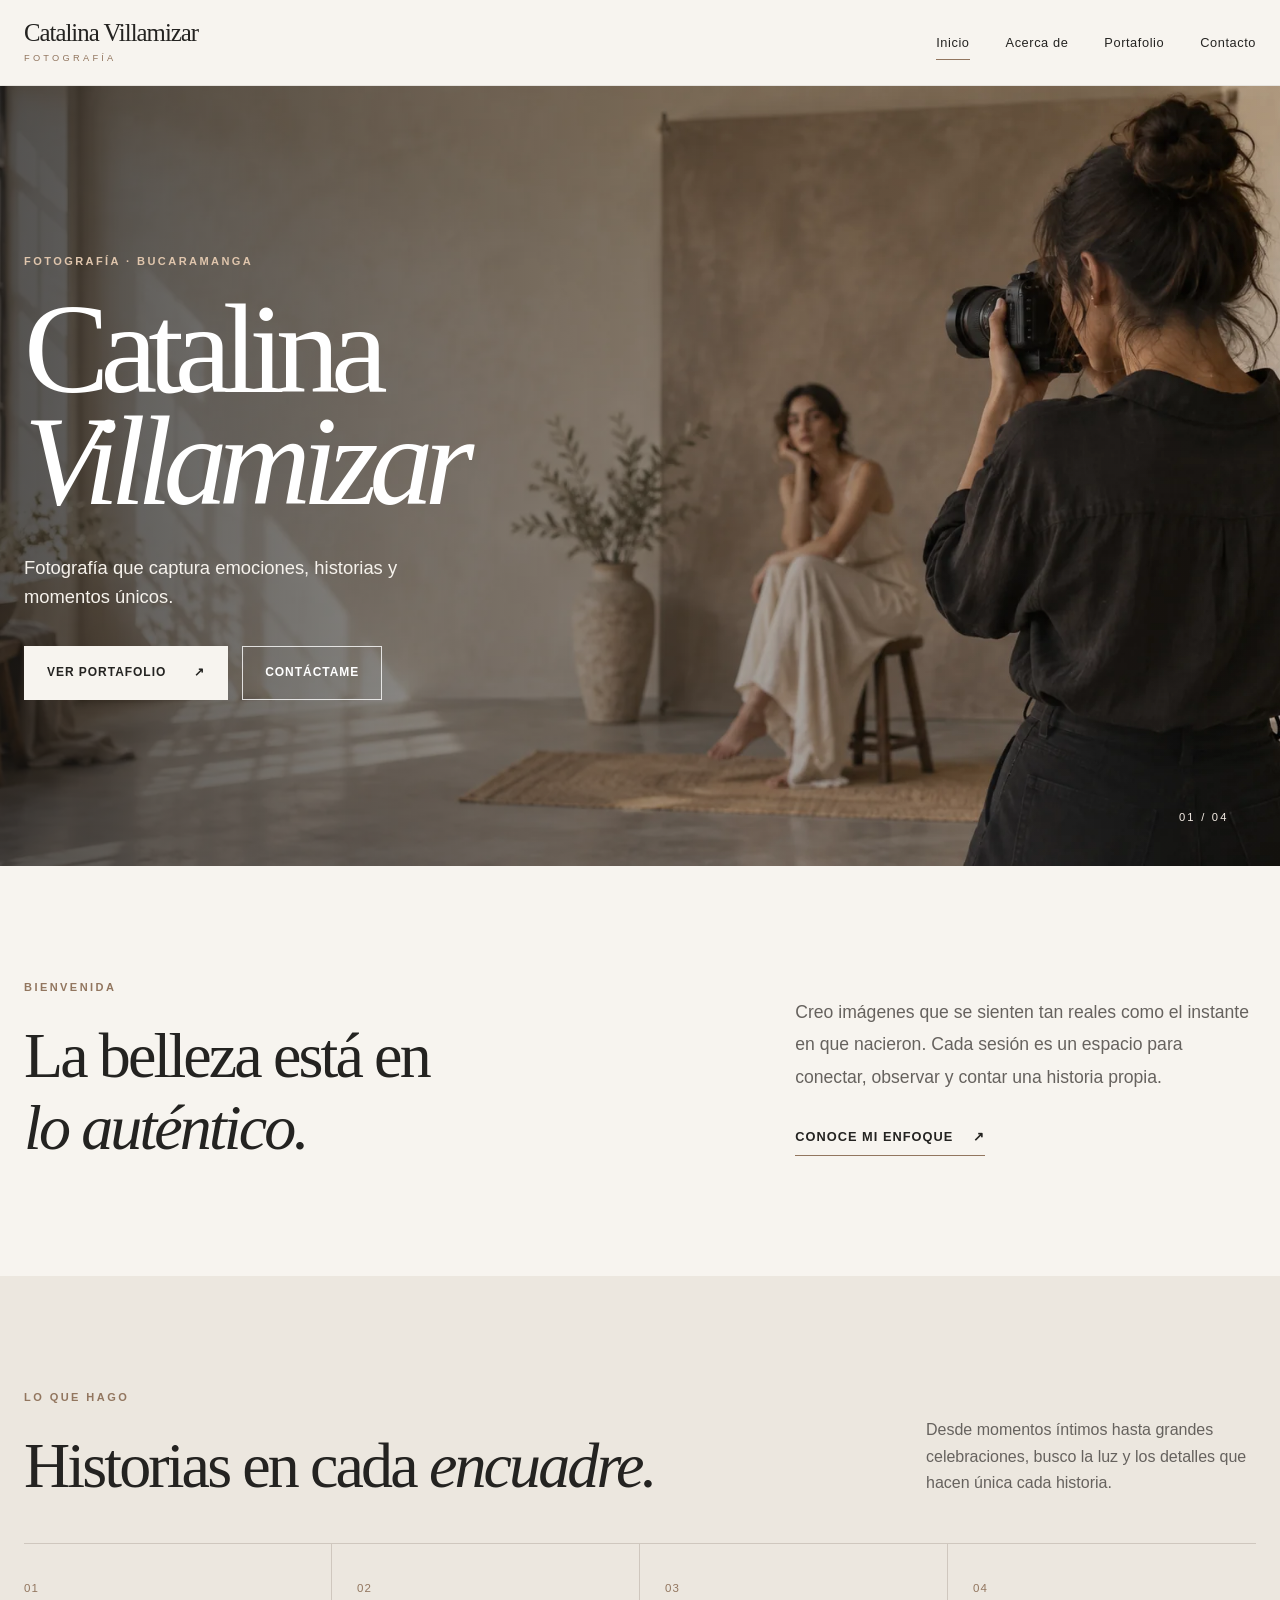
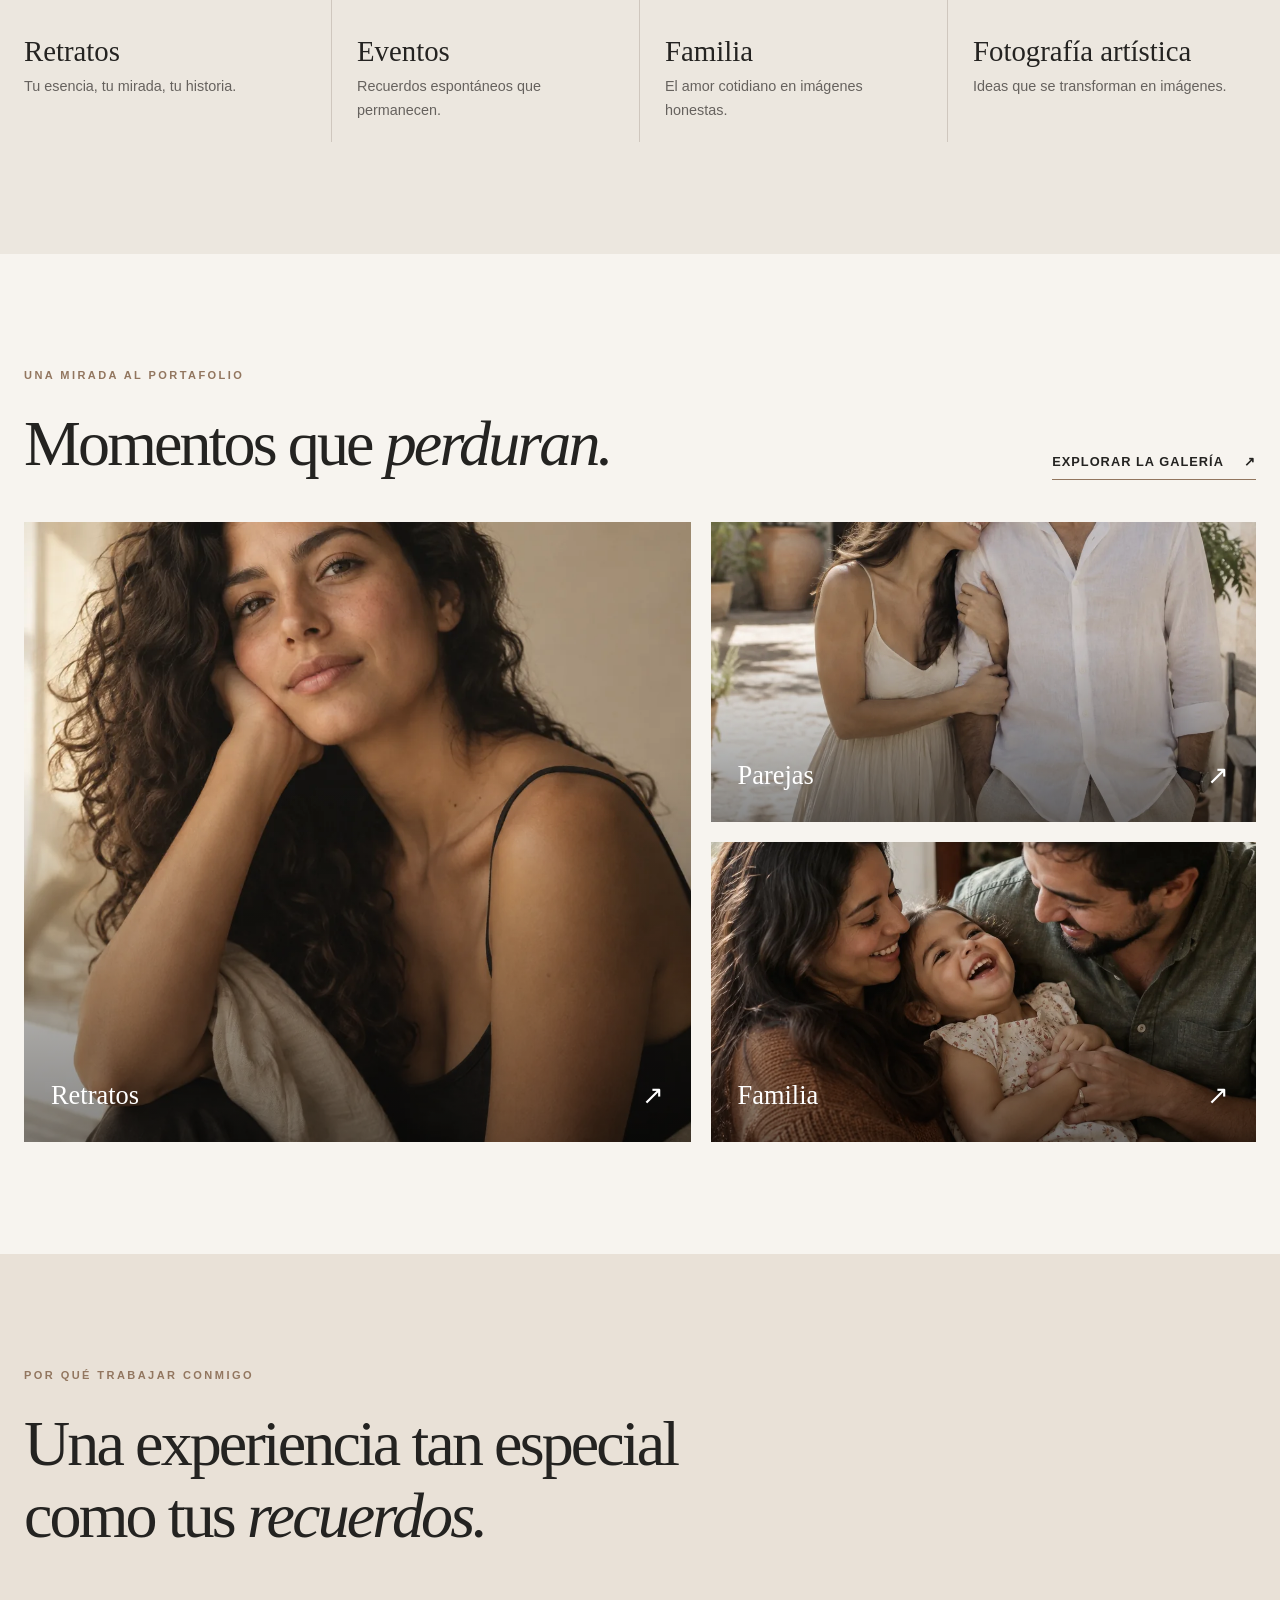
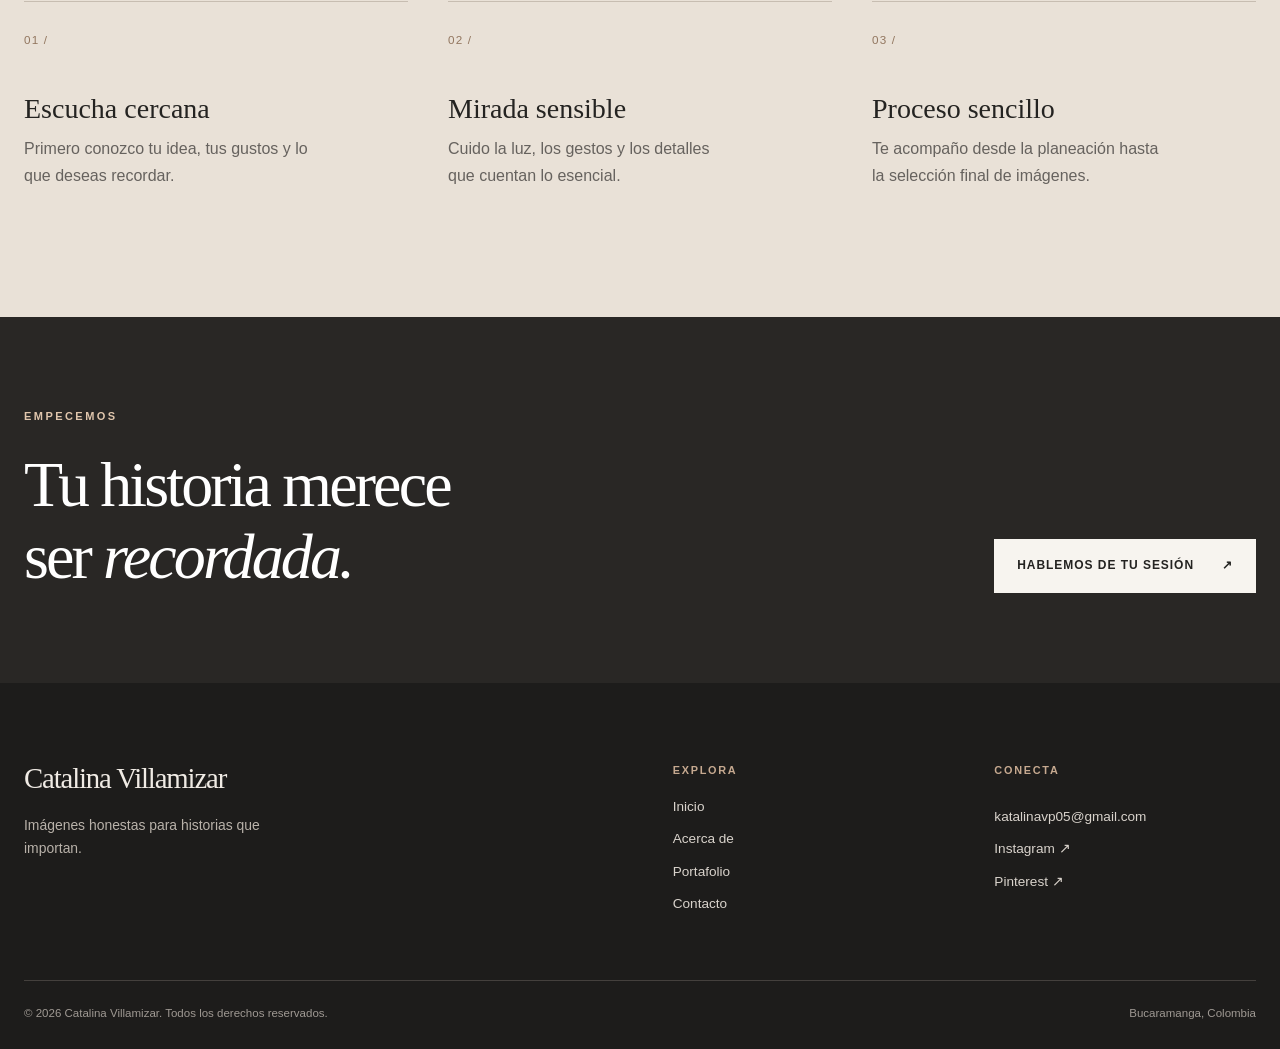
<file: index.html>
<!doctype html>
<html lang="es">
<head>
  <meta charset="utf-8">
  <meta name="viewport" content="width=device-width, initial-scale=1">
  <meta name="description" content="Catalina Villamizar: fotografía de retratos, eventos, familias y proyectos creativos en Bucaramanga. Historias reales en imágenes memorables.">
  <meta name="theme-color" content="#f7f4ef">
  <title>Catalina Villamizar | Fotografía con alma en Bucaramanga</title>
  <link rel="stylesheet" href="css/styles.css">
  <script src="js/main.js" defer></script>
</head>
<body>
  <a class="skip-link" href="#contenido">Saltar al contenido</a>
  <header class="site-header">
    <div class="container header-inner">
      <a class="brand" href="index.html" aria-label="Catalina Villamizar, ir al inicio"><span class="brand-name">Catalina Villamizar</span><span class="brand-note">FOTOGRAFÍA</span></a>
      <button class="menu-toggle" type="button" aria-label="Abrir menú" aria-controls="site-nav" aria-expanded="false"><span></span><span></span><span></span></button>
      <nav class="site-nav" id="site-nav" aria-label="Navegación principal"><a class="active" aria-current="page" href="index.html">Inicio</a><a href="acerca.html">Acerca de</a><a href="portafolio.html">Portafolio</a><a href="contacto.html">Contacto</a></nav>
    </div>
  </header>
  <main id="contenido">
    <section class="hero" aria-labelledby="hero-title">
      <img class="hero-image" src="images/hero.webp" alt="Fotógrafa preparando una sesión de retrato en un estudio cálido" fetchpriority="high">
      <div class="hero-shade"></div>
      <div class="container hero-content"><p class="eyebrow light">FOTOGRAFÍA · BUCARAMANGA</p><h1 id="hero-title">Catalina<br><em>Villamizar</em></h1><p>Fotografía que captura emociones, historias y momentos únicos.</p><div class="button-row"><a class="button button-light" href="portafolio.html">Ver portafolio <span aria-hidden="true">↗</span></a><a class="button button-outline-light" href="contacto.html">Contáctame</a></div></div>
      <span class="hero-index" aria-hidden="true">01 / 04</span>
    </section>
    <section class="section intro-section"><div class="container intro-grid"><div><p class="eyebrow">BIENVENIDA</p><h2>La belleza está en<br><em>lo auténtico.</em></h2></div><div class="intro-copy"><p>Creo imágenes que se sienten tan reales como el instante en que nacieron. Cada sesión es un espacio para conectar, observar y contar una historia propia.</p><a class="text-link" href="acerca.html">Conoce mi enfoque <span aria-hidden="true">↗</span></a></div></div></section>
    <section class="section services-section"><div class="container"><div class="section-heading"><div><p class="eyebrow">LO QUE HAGO</p><h2>Historias en cada <em>encuadre.</em></h2></div><p>Desde momentos íntimos hasta grandes celebraciones, busco la luz y los detalles que hacen única cada historia.</p></div><div class="service-grid"><article class="service-card"><span>01</span><h3>Retratos</h3><p>Tu esencia, tu mirada, tu historia.</p></article><article class="service-card"><span>02</span><h3>Eventos</h3><p>Recuerdos espontáneos que permanecen.</p></article><article class="service-card"><span>03</span><h3>Familia</h3><p>El amor cotidiano en imágenes honestas.</p></article><article class="service-card"><span>04</span><h3>Fotografía artística</h3><p>Ideas que se transforman en imágenes.</p></article></div></div></section>
    <section class="section featured-section"><div class="container"><div class="section-heading align-end"><div><p class="eyebrow">UNA MIRADA AL PORTAFOLIO</p><h2>Momentos que <em>perduran.</em></h2></div><a class="text-link" href="portafolio.html">Explorar la galería <span aria-hidden="true">↗</span></a></div><div class="featured-grid"><a class="photo-card photo-card-tall" href="portafolio.html#retratos"><img src="images/retratos.webp" alt="Retrato editorial de una mujer bajo luz natural" loading="lazy"><span>Retratos <b aria-hidden="true">↗</b></span></a><a class="photo-card" href="portafolio.html#parejas"><img src="images/parejas.webp" alt="Pareja caminando junta en un patio iluminado" loading="lazy"><span>Parejas <b aria-hidden="true">↗</b></span></a><a class="photo-card" href="portafolio.html#familia"><img src="images/familia.webp" alt="Familia compartiendo un momento cercano en casa" loading="lazy"><span>Familia <b aria-hidden="true">↗</b></span></a></div></div></section>
    <section class="section why-section"><div class="container"><p class="eyebrow">POR QUÉ TRABAJAR CONMIGO</p><h2>Una experiencia tan especial<br>como tus <em>recuerdos.</em></h2><div class="why-grid"><article><span class="why-number">01 /</span><h3>Escucha cercana</h3><p>Primero conozco tu idea, tus gustos y lo que deseas recordar.</p></article><article><span class="why-number">02 /</span><h3>Mirada sensible</h3><p>Cuido la luz, los gestos y los detalles que cuentan lo esencial.</p></article><article><span class="why-number">03 /</span><h3>Proceso sencillo</h3><p>Te acompaño desde la planeación hasta la selección final de imágenes.</p></article></div></div></section>
    <section class="cta-section"><div class="container cta-inner"><div><p class="eyebrow light">EMPECEMOS</p><h2>Tu historia merece<br>ser <em>recordada.</em></h2></div><a class="button button-light" href="contacto.html">Hablemos de tu sesión <span aria-hidden="true">↗</span></a></div></section>
  </main>
  <footer class="site-footer"><div class="container footer-top"><div><a class="footer-brand" href="index.html">Catalina Villamizar</a><p>Imágenes honestas para historias que importan.</p></div><div><h2>Explora</h2><nav aria-label="Navegación del pie de página"><a href="index.html">Inicio</a><a href="acerca.html">Acerca de</a><a href="portafolio.html">Portafolio</a><a href="contacto.html">Contacto</a></nav></div><div><h2>Conecta</h2><a href="mailto:katalinavp05@gmail.com">katalinavp05@gmail.com</a><a href="https://www.instagram.com/catalinavillamizarfotografia/" target="_blank" rel="noopener noreferrer" aria-label="Instagram de Catalina Villamizar Fotografía">Instagram ↗</a><a href="https://www.pinterest.com/" target="_blank" rel="noopener noreferrer" aria-label="Pinterest (enlace de demostración)">Pinterest ↗</a></div></div><div class="container footer-bottom"><small>© 2026 Catalina Villamizar. Todos los derechos reservados.</small><small>Bucaramanga, Colombia</small></div></footer>
</body>
</html>
</file>
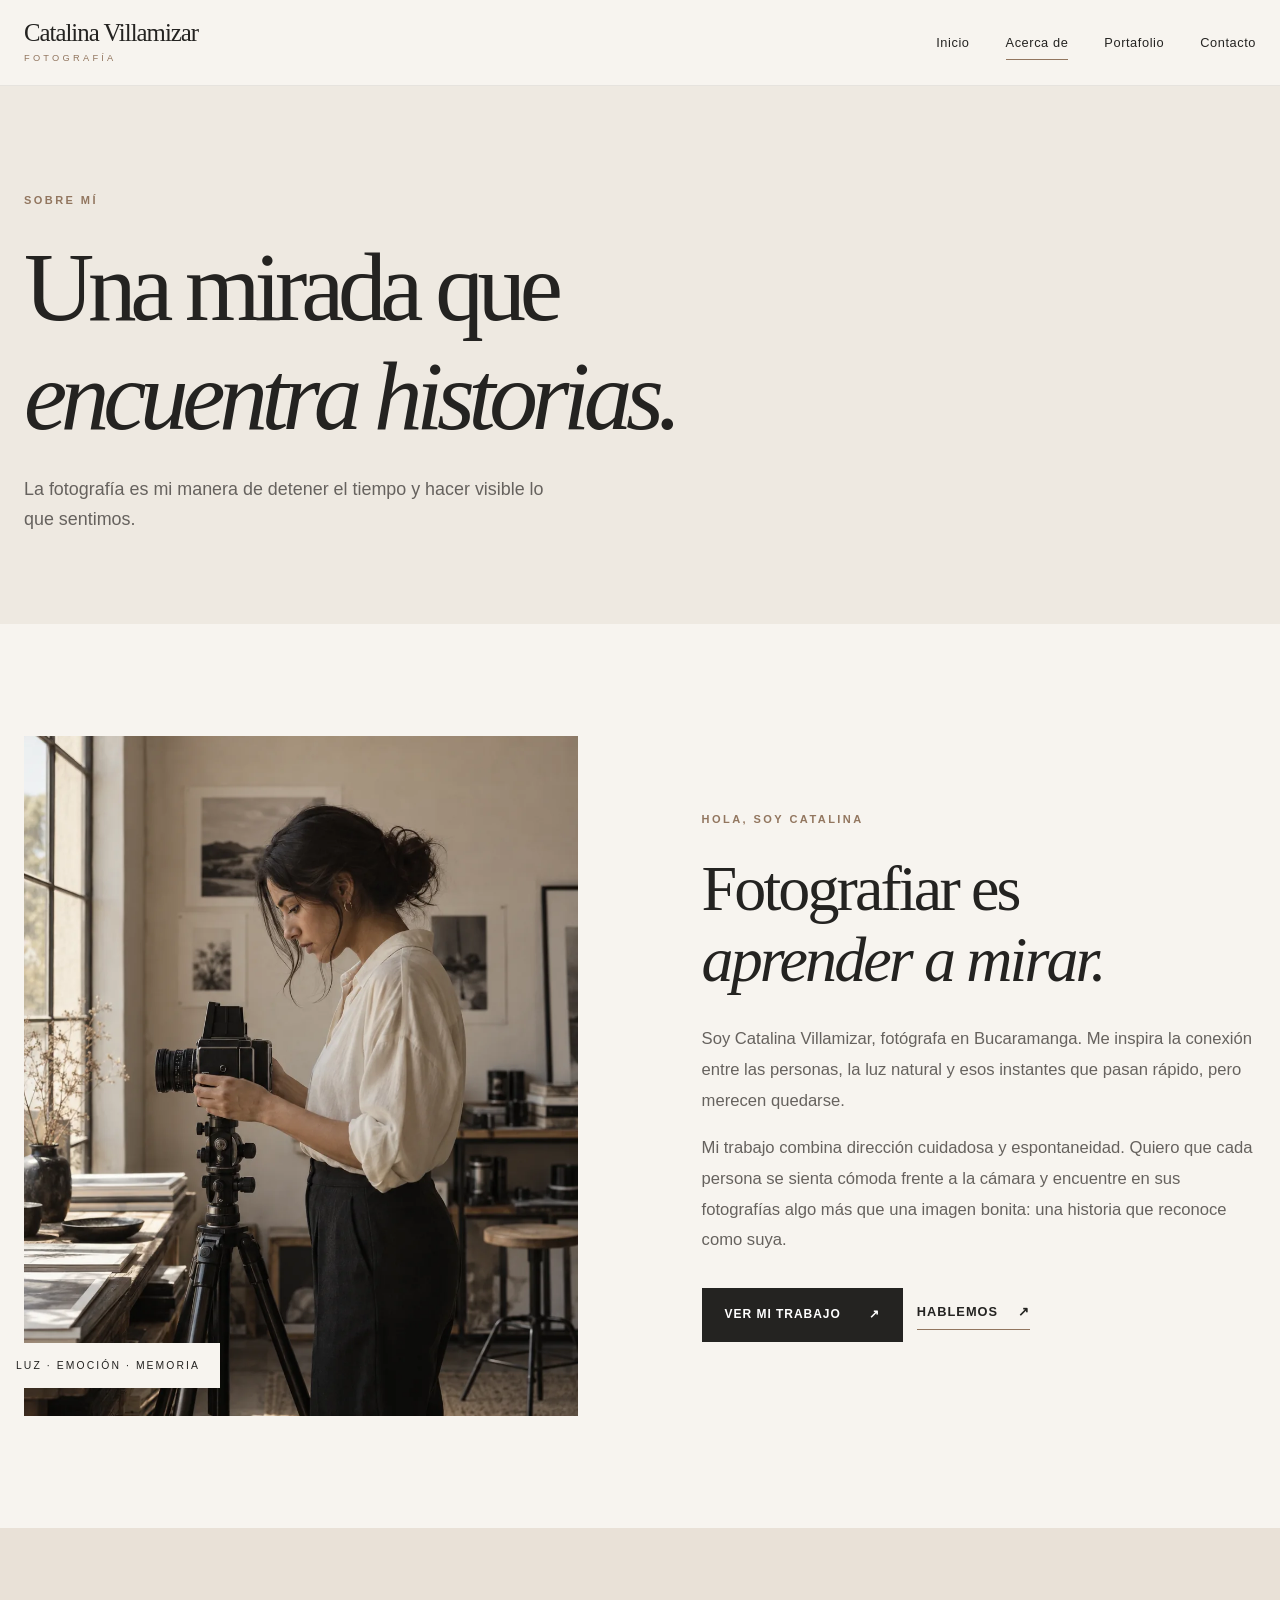
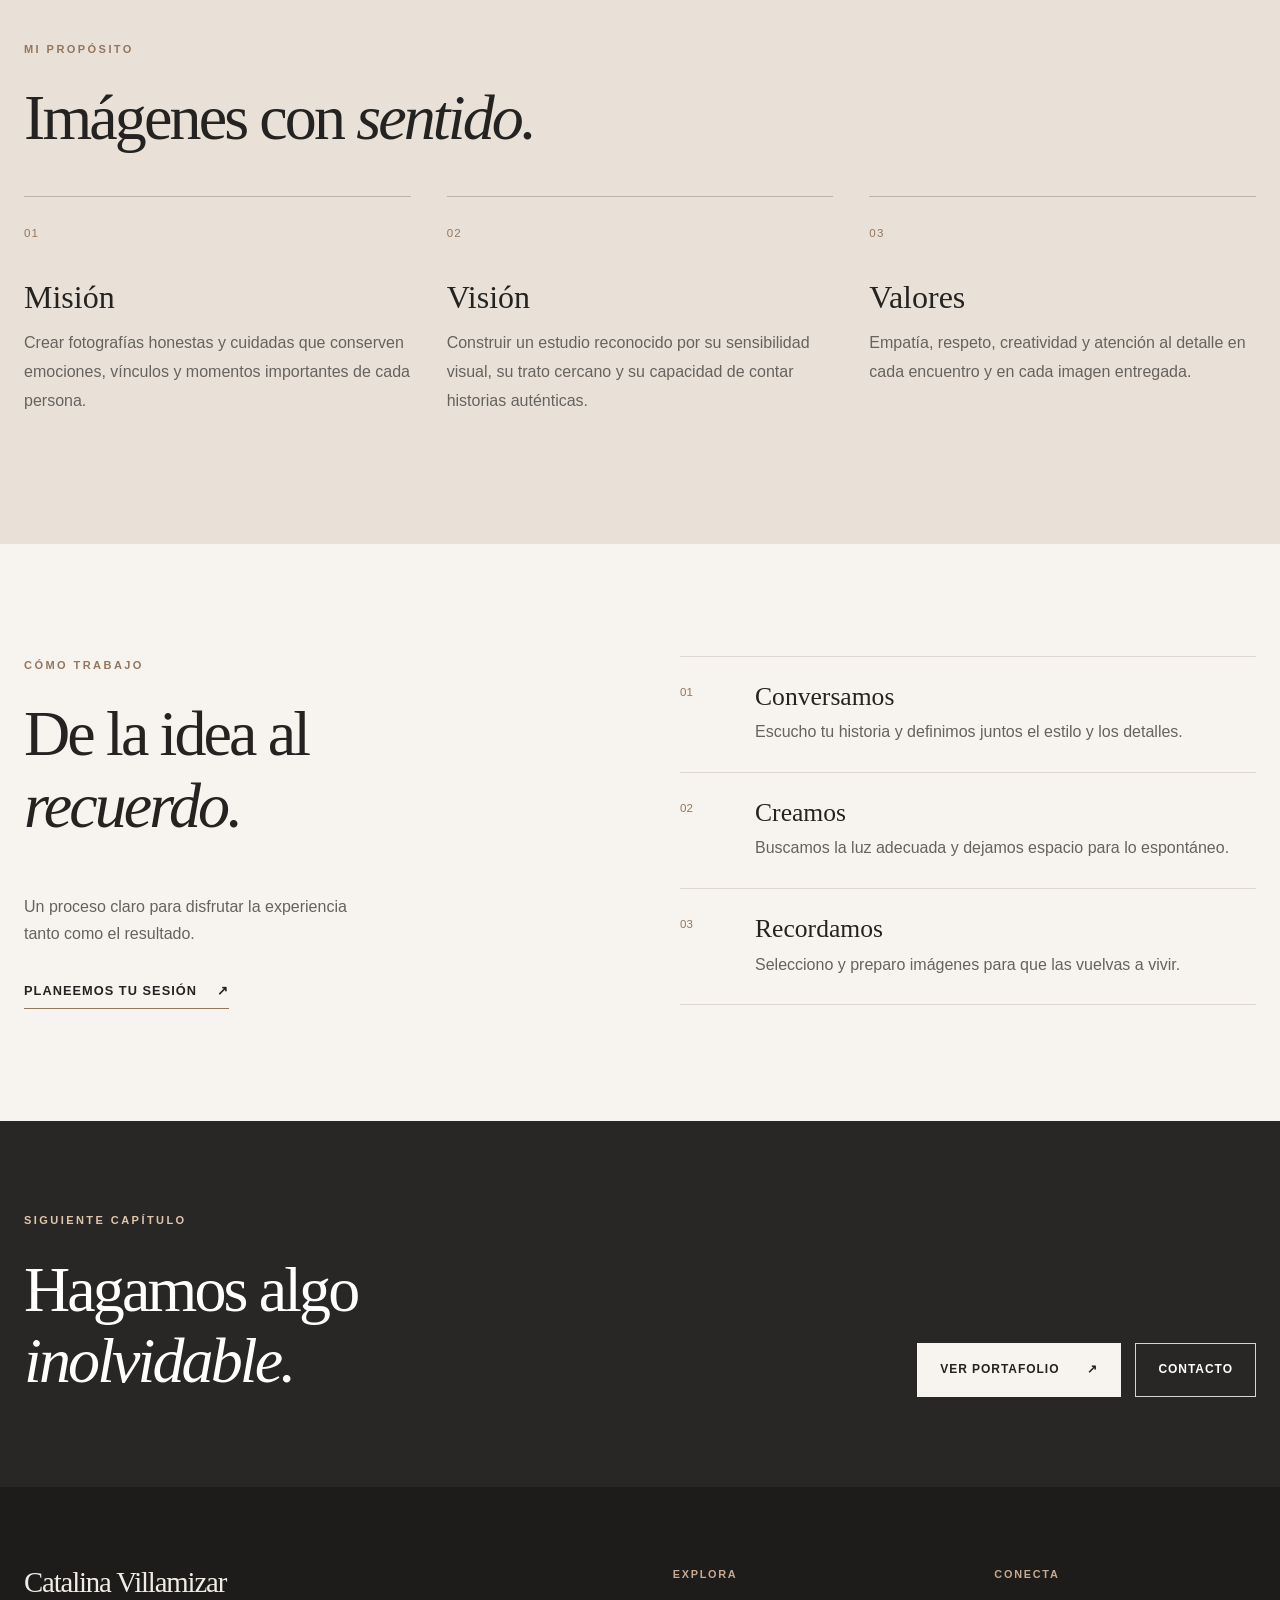
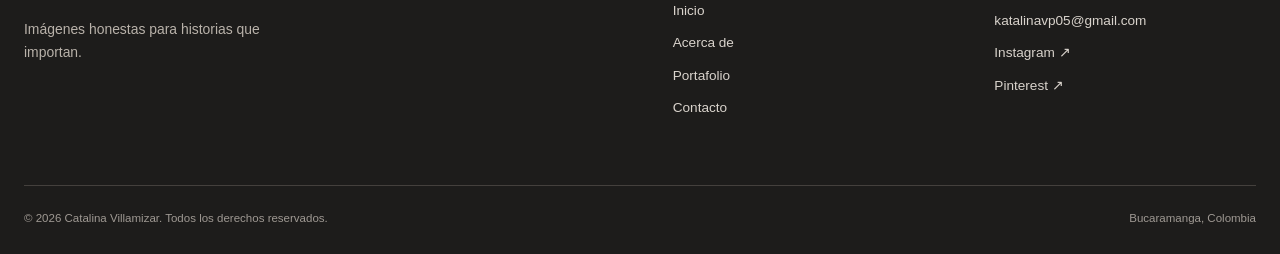
<file: acerca.html>
<!doctype html>
<html lang="es">
<head><meta charset="utf-8"><meta name="viewport" content="width=device-width, initial-scale=1"><meta name="description" content="Conoce a Catalina Villamizar, su enfoque sensible de la fotografía y la forma en que crea imágenes auténticas en Bucaramanga."><meta name="theme-color" content="#f7f4ef"><title>Acerca de Catalina Villamizar | Fotógrafa</title><link rel="stylesheet" href="css/styles.css"><script src="js/main.js" defer></script></head>
<body>
<a class="skip-link" href="#contenido">Saltar al contenido</a><header class="site-header"><div class="container header-inner"><a class="brand" href="index.html" aria-label="Catalina Villamizar, ir al inicio"><span class="brand-name">Catalina Villamizar</span><span class="brand-note">FOTOGRAFÍA</span></a><button class="menu-toggle" type="button" aria-label="Abrir menú" aria-controls="site-nav" aria-expanded="false"><span></span><span></span><span></span></button><nav class="site-nav" id="site-nav" aria-label="Navegación principal"><a href="index.html">Inicio</a><a class="active" aria-current="page" href="acerca.html">Acerca de</a><a href="portafolio.html">Portafolio</a><a href="contacto.html">Contacto</a></nav></div></header>
<main id="contenido"><section class="page-intro"><div class="container"><p class="eyebrow">SOBRE MÍ</p><h1>Una mirada que<br><em>encuentra historias.</em></h1><p>La fotografía es mi manera de detener el tiempo y hacer visible lo que sentimos.</p></div></section>
<section class="section about-story"><div class="container about-grid"><div class="about-image-wrap"><img src="images/fotografa.webp" alt="Fotógrafa trabajando con su cámara junto a una ventana en un estudio" fetchpriority="high"><span class="image-caption">LUZ · EMOCIÓN · MEMORIA</span></div><div class="about-copy"><p class="eyebrow">HOLA, SOY CATALINA</p><h2>Fotografiar es<br><em>aprender a mirar.</em></h2><p>Soy Catalina Villamizar, fotógrafa en Bucaramanga. Me inspira la conexión entre las personas, la luz natural y esos instantes que pasan rápido, pero merecen quedarse.</p><p>Mi trabajo combina dirección cuidadosa y espontaneidad. Quiero que cada persona se sienta cómoda frente a la cámara y encuentre en sus fotografías algo más que una imagen bonita: una historia que reconoce como suya.</p><div class="button-row"><a class="button button-dark" href="portafolio.html">Ver mi trabajo <span aria-hidden="true">↗</span></a><a class="text-link" href="contacto.html">Hablemos <span aria-hidden="true">↗</span></a></div></div></div></section>
<section class="section purpose-section"><div class="container"><div class="section-heading"><div><p class="eyebrow">MI PROPÓSITO</p><h2>Imágenes con <em>sentido.</em></h2></div></div><div class="purpose-grid"><article><span>01</span><h3>Misión</h3><p>Crear fotografías honestas y cuidadas que conserven emociones, vínculos y momentos importantes de cada persona.</p></article><article><span>02</span><h3>Visión</h3><p>Construir un estudio reconocido por su sensibilidad visual, su trato cercano y su capacidad de contar historias auténticas.</p></article><article><span>03</span><h3>Valores</h3><p>Empatía, respeto, creatividad y atención al detalle en cada encuentro y en cada imagen entregada.</p></article></div></div></section>
<section class="section approach-section"><div class="container approach-grid"><div><p class="eyebrow">CÓMO TRABAJO</p><h2>De la idea al<br><em>recuerdo.</em></h2><p>Un proceso claro para disfrutar la experiencia tanto como el resultado.</p><a class="text-link" href="contacto.html">Planeemos tu sesión <span aria-hidden="true">↗</span></a></div><div class="steps"><article><span>01</span><div><h3>Conversamos</h3><p>Escucho tu historia y definimos juntos el estilo y los detalles.</p></div></article><article><span>02</span><div><h3>Creamos</h3><p>Buscamos la luz adecuada y dejamos espacio para lo espontáneo.</p></div></article><article><span>03</span><div><h3>Recordamos</h3><p>Selecciono y preparo imágenes para que las vuelvas a vivir.</p></div></article></div></div></section>
<section class="cta-section"><div class="container cta-inner"><div><p class="eyebrow light">SIGUIENTE CAPÍTULO</p><h2>Hagamos algo<br><em>inolvidable.</em></h2></div><div class="button-row"><a class="button button-light" href="portafolio.html">Ver portafolio <span aria-hidden="true">↗</span></a><a class="button button-outline-light" href="contacto.html">Contacto</a></div></div></section></main>
<footer class="site-footer"><div class="container footer-top"><div><a class="footer-brand" href="index.html">Catalina Villamizar</a><p>Imágenes honestas para historias que importan.</p></div><div><h2>Explora</h2><nav aria-label="Navegación del pie de página"><a href="index.html">Inicio</a><a href="acerca.html">Acerca de</a><a href="portafolio.html">Portafolio</a><a href="contacto.html">Contacto</a></nav></div><div><h2>Conecta</h2><a href="mailto:katalinavp05@gmail.com">katalinavp05@gmail.com</a><a href="https://www.instagram.com/catalinavillamizarfotografia/" target="_blank" rel="noopener noreferrer" aria-label="Instagram de Catalina Villamizar Fotografía">Instagram ↗</a><a href="https://www.pinterest.com/" target="_blank" rel="noopener noreferrer" aria-label="Pinterest (enlace de demostración)">Pinterest ↗</a></div></div><div class="container footer-bottom"><small>© 2026 Catalina Villamizar. Todos los derechos reservados.</small><small>Bucaramanga, Colombia</small></div></footer>
</body></html>
</file>
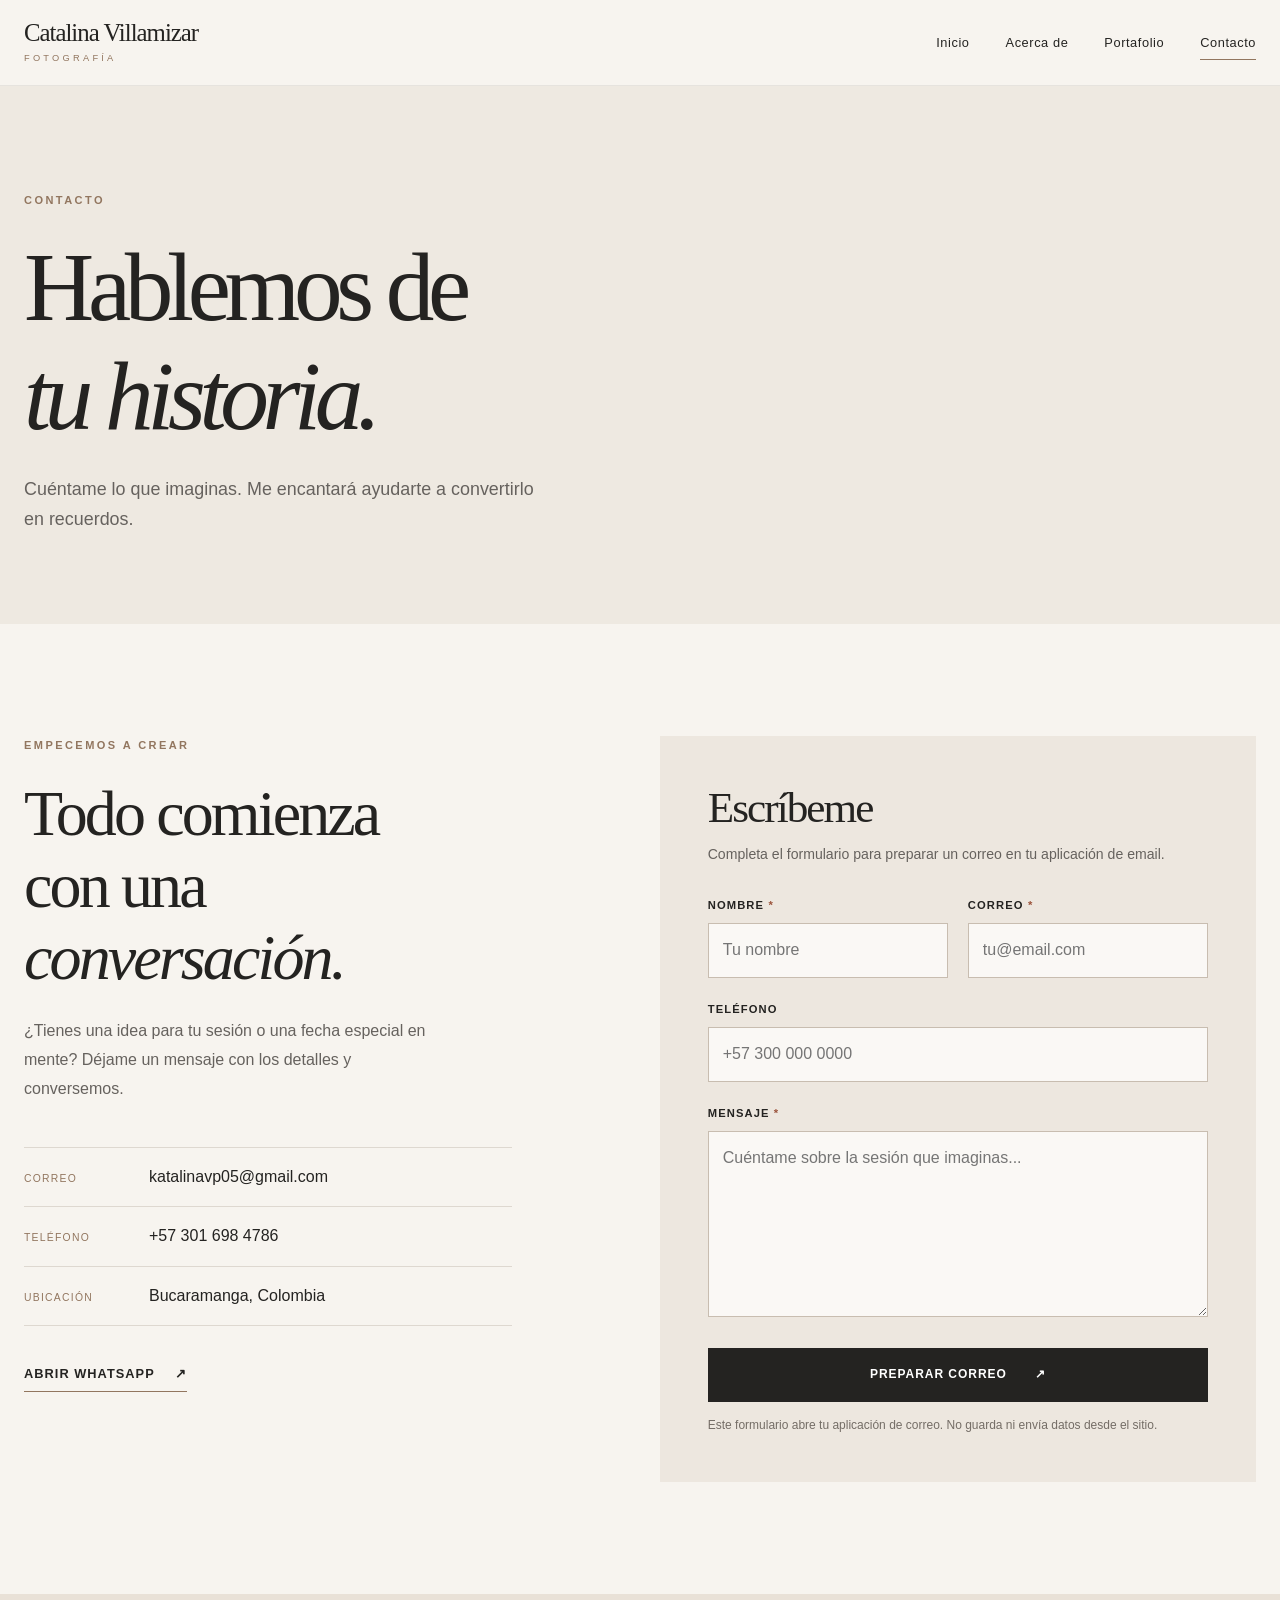
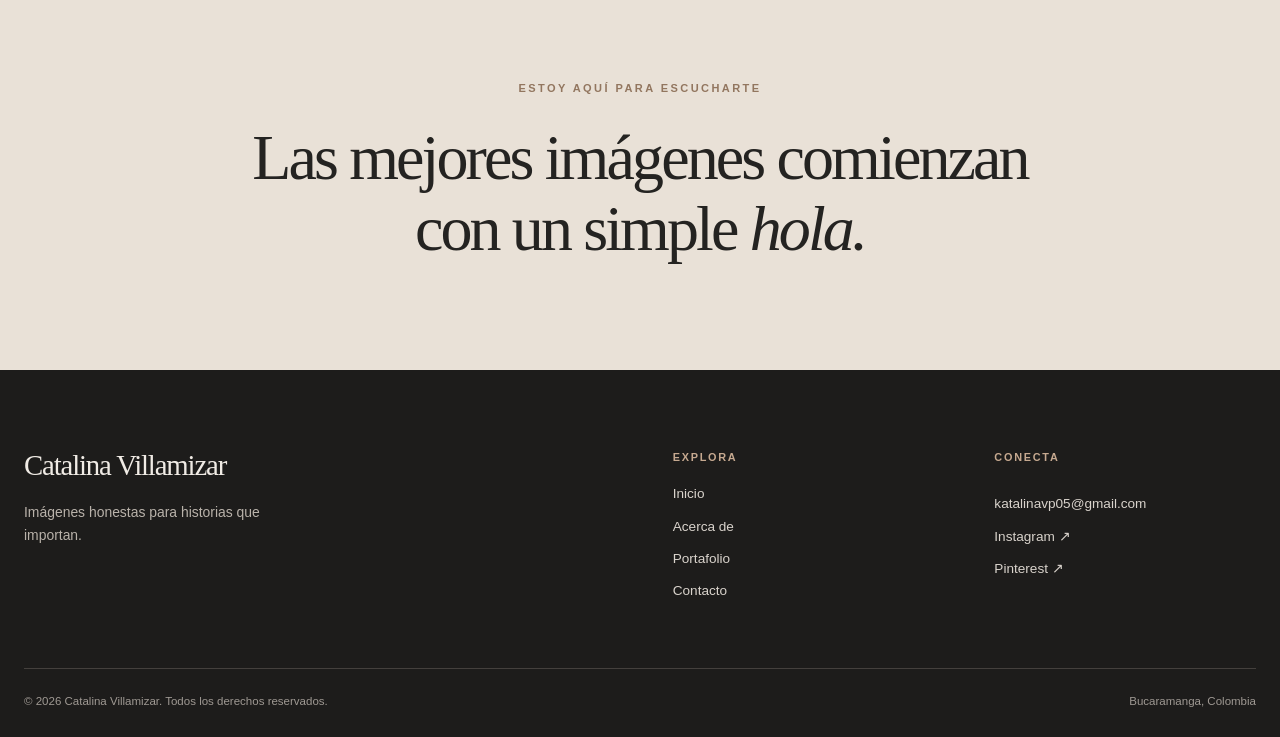
<file: contacto.html>
<!doctype html>
<html lang="es">
<head><meta charset="utf-8"><meta name="viewport" content="width=device-width, initial-scale=1"><meta name="description" content="Contacta a Catalina Villamizar para planear una sesión de retrato, fotografía familiar, de pareja o de eventos en Bucaramanga."><meta name="theme-color" content="#f7f4ef"><title>Contacto | Catalina Villamizar Fotografía</title><link rel="stylesheet" href="css/styles.css"><script src="js/main.js" defer></script></head>
<body>
<a class="skip-link" href="#contenido">Saltar al contenido</a><header class="site-header"><div class="container header-inner"><a class="brand" href="index.html" aria-label="Catalina Villamizar, ir al inicio"><span class="brand-name">Catalina Villamizar</span><span class="brand-note">FOTOGRAFÍA</span></a><button class="menu-toggle" type="button" aria-label="Abrir menú" aria-controls="site-nav" aria-expanded="false"><span></span><span></span><span></span></button><nav class="site-nav" id="site-nav" aria-label="Navegación principal"><a href="index.html">Inicio</a><a href="acerca.html">Acerca de</a><a href="portafolio.html">Portafolio</a><a class="active" aria-current="page" href="contacto.html">Contacto</a></nav></div></header>
<main id="contenido"><section class="page-intro contact-intro"><div class="container"><p class="eyebrow">CONTACTO</p><h1>Hablemos de<br><em>tu historia.</em></h1><p>Cuéntame lo que imaginas. Me encantará ayudarte a convertirlo en recuerdos.</p></div></section>
<section class="section contact-section"><div class="container contact-grid"><div class="contact-details"><p class="eyebrow">EMPECEMOS A CREAR</p><h2>Todo comienza<br>con una <em>conversación.</em></h2><p>¿Tienes una idea para tu sesión o una fecha especial en mente? Déjame un mensaje con los detalles y conversemos.</p><div class="contact-list"><div><span>CORREO</span><a href="mailto:katalinavp05@gmail.com">katalinavp05@gmail.com</a></div><div><span>TELÉFONO</span><a href="tel:+573016984786">+57 301 698 4786</a></div><div><span>UBICACIÓN</span><p>Bucaramanga, Colombia</p></div></div><a class="text-link" href="https://wa.me/573016984786?text=Hola%2C%20quisiera%20informaci%C3%B3n%20sobre%20una%20sesi%C3%B3n%20fotogr%C3%A1fica" target="_blank" rel="noopener noreferrer">Abrir WhatsApp <span aria-hidden="true">↗</span></a></div><div class="form-panel"><h2>Escríbeme</h2><p>Completa el formulario para preparar un correo en tu aplicación de email.</p><form id="contact-form" novalidate><div class="form-row"><div class="field"><label for="nombre">Nombre <span aria-hidden="true">*</span></label><input id="nombre" name="nombre" type="text" autocomplete="name" required minlength="2" placeholder="Tu nombre"></div><div class="field"><label for="correo">Correo <span aria-hidden="true">*</span></label><input id="correo" name="correo" type="email" autocomplete="email" required placeholder="tu@email.com"></div></div><div class="field"><label for="telefono">Teléfono</label><input id="telefono" name="telefono" type="tel" autocomplete="tel" placeholder="+57 300 000 0000"></div><div class="field"><label for="mensaje">Mensaje <span aria-hidden="true">*</span></label><textarea id="mensaje" name="mensaje" rows="6" required minlength="10" placeholder="Cuéntame sobre la sesión que imaginas..."></textarea></div><button class="button button-dark form-submit" type="submit">Preparar correo <span aria-hidden="true">↗</span></button><p class="form-feedback" id="form-feedback" role="status" aria-live="polite"></p><p class="form-disclaimer">Este formulario abre tu aplicación de correo. No guarda ni envía datos desde el sitio.</p></form></div></div></section>
<section class="contact-closing"><div class="container"><p class="eyebrow">ESTOY AQUÍ PARA ESCUCHARTE</p><h2>Las mejores imágenes comienzan<br>con un simple <em>hola.</em></h2></div></section></main>
<footer class="site-footer"><div class="container footer-top"><div><a class="footer-brand" href="index.html">Catalina Villamizar</a><p>Imágenes honestas para historias que importan.</p></div><div><h2>Explora</h2><nav aria-label="Navegación del pie de página"><a href="index.html">Inicio</a><a href="acerca.html">Acerca de</a><a href="portafolio.html">Portafolio</a><a href="contacto.html">Contacto</a></nav></div><div><h2>Conecta</h2><a href="mailto:katalinavp05@gmail.com">katalinavp05@gmail.com</a><a href="https://www.instagram.com/catalinavillamizarfotografia/" target="_blank" rel="noopener noreferrer" aria-label="Instagram de Catalina Villamizar Fotografía">Instagram ↗</a><a href="https://www.pinterest.com/" target="_blank" rel="noopener noreferrer" aria-label="Pinterest (enlace de demostración)">Pinterest ↗</a></div></div><div class="container footer-bottom"><small>© 2026 Catalina Villamizar. Todos los derechos reservados.</small><small>Bucaramanga, Colombia</small></div></footer>
</body></html>
</file>
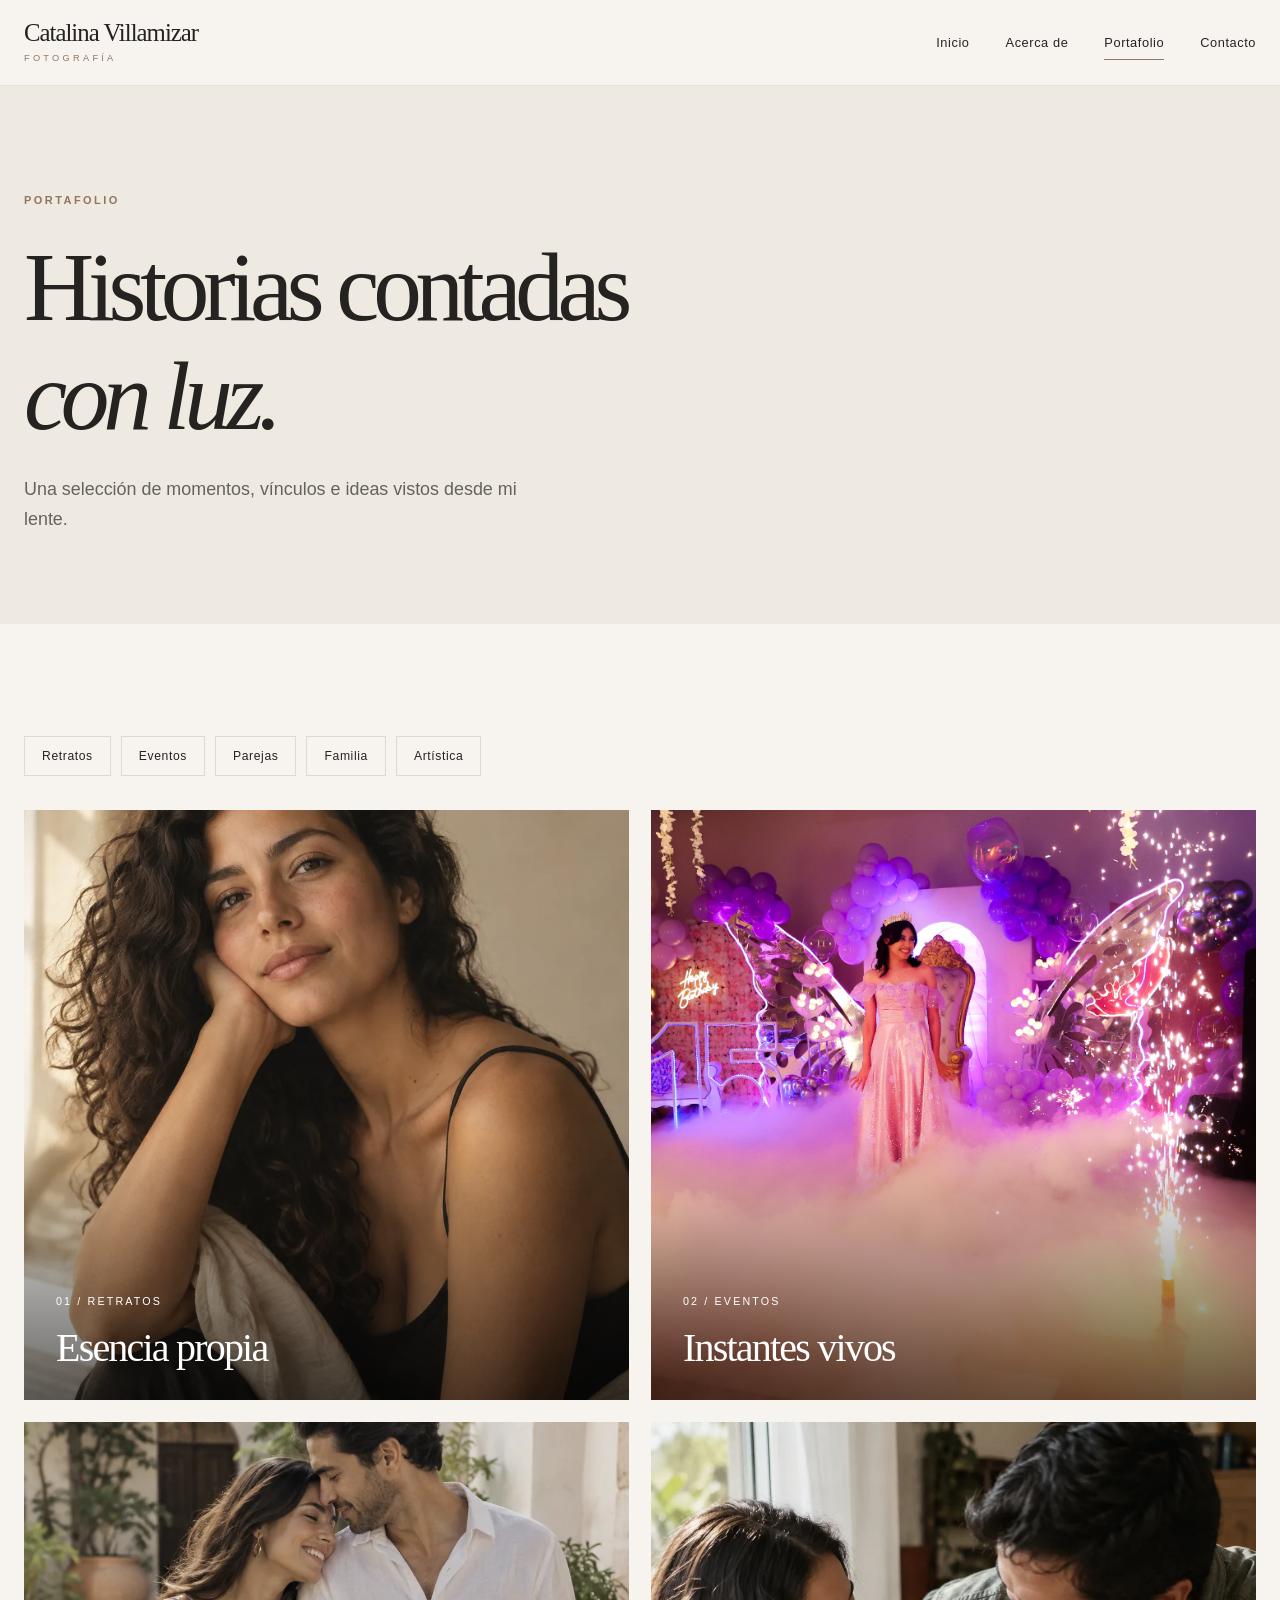
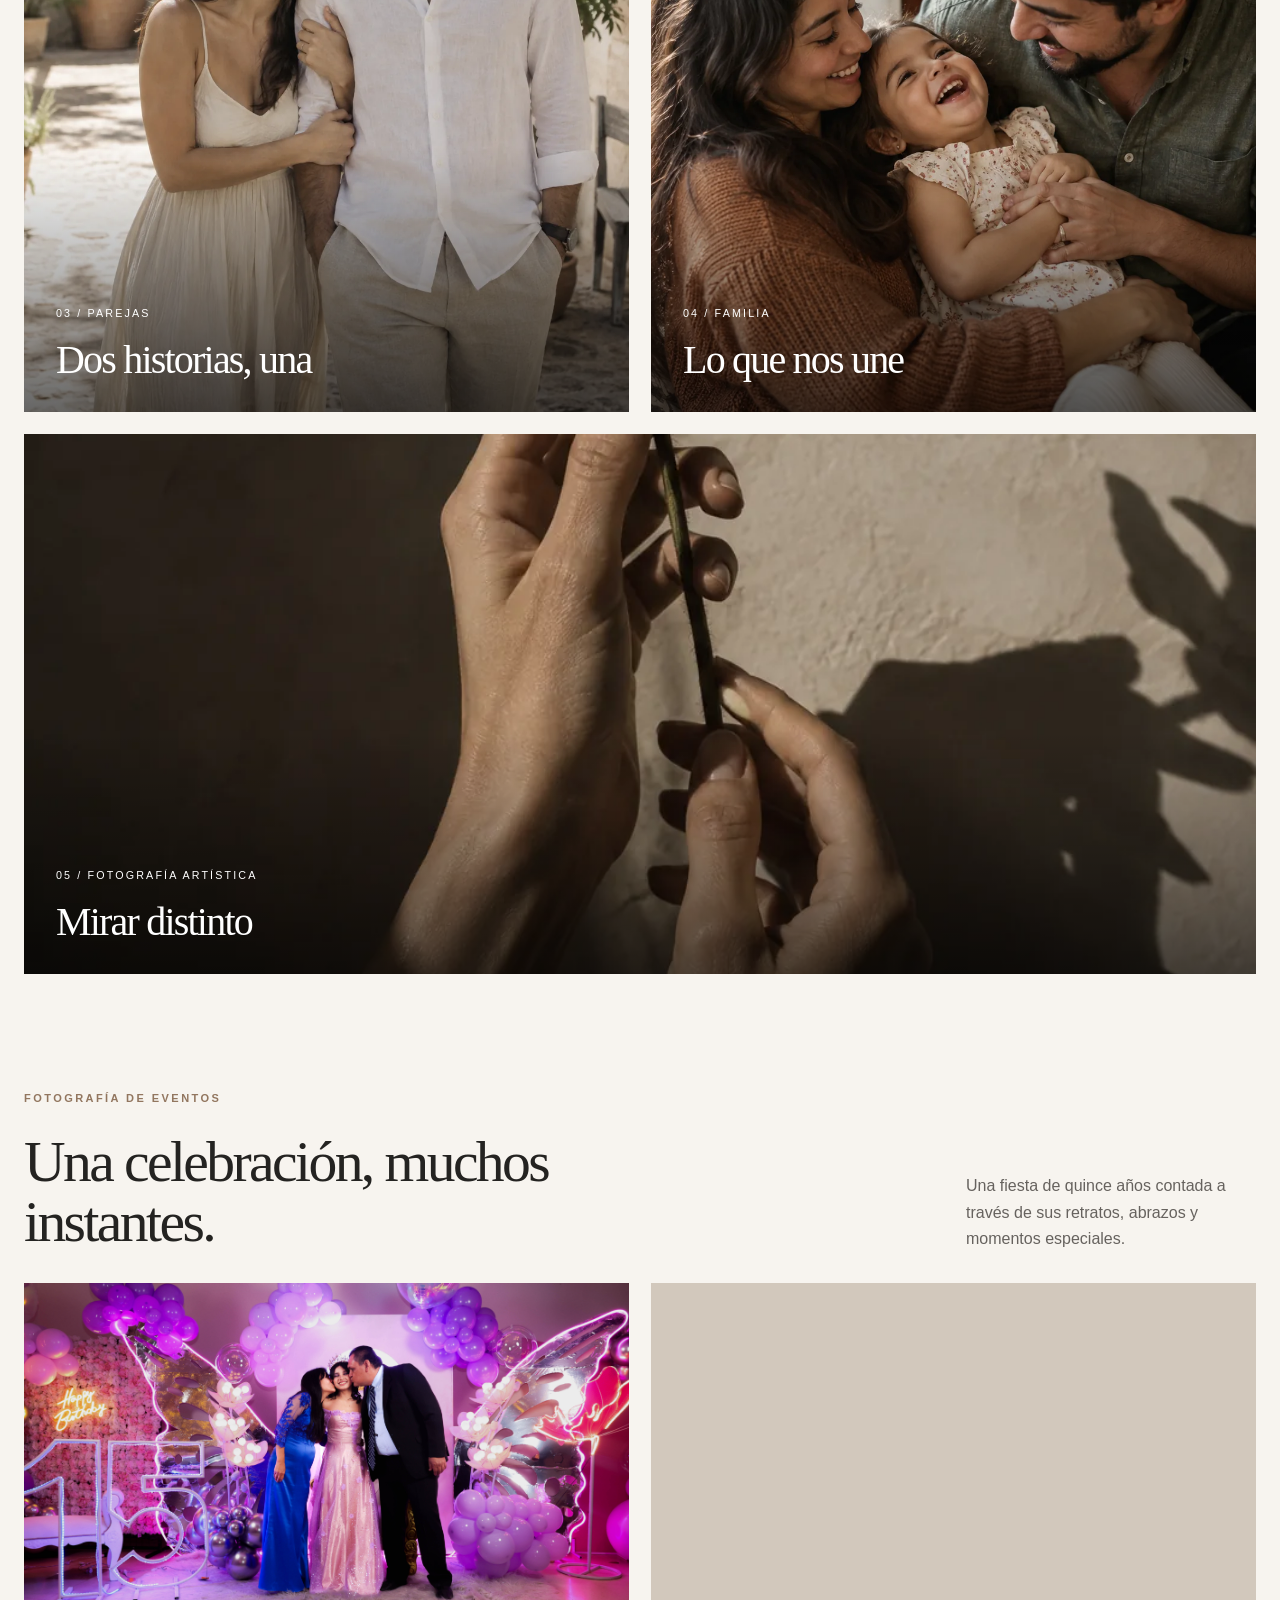
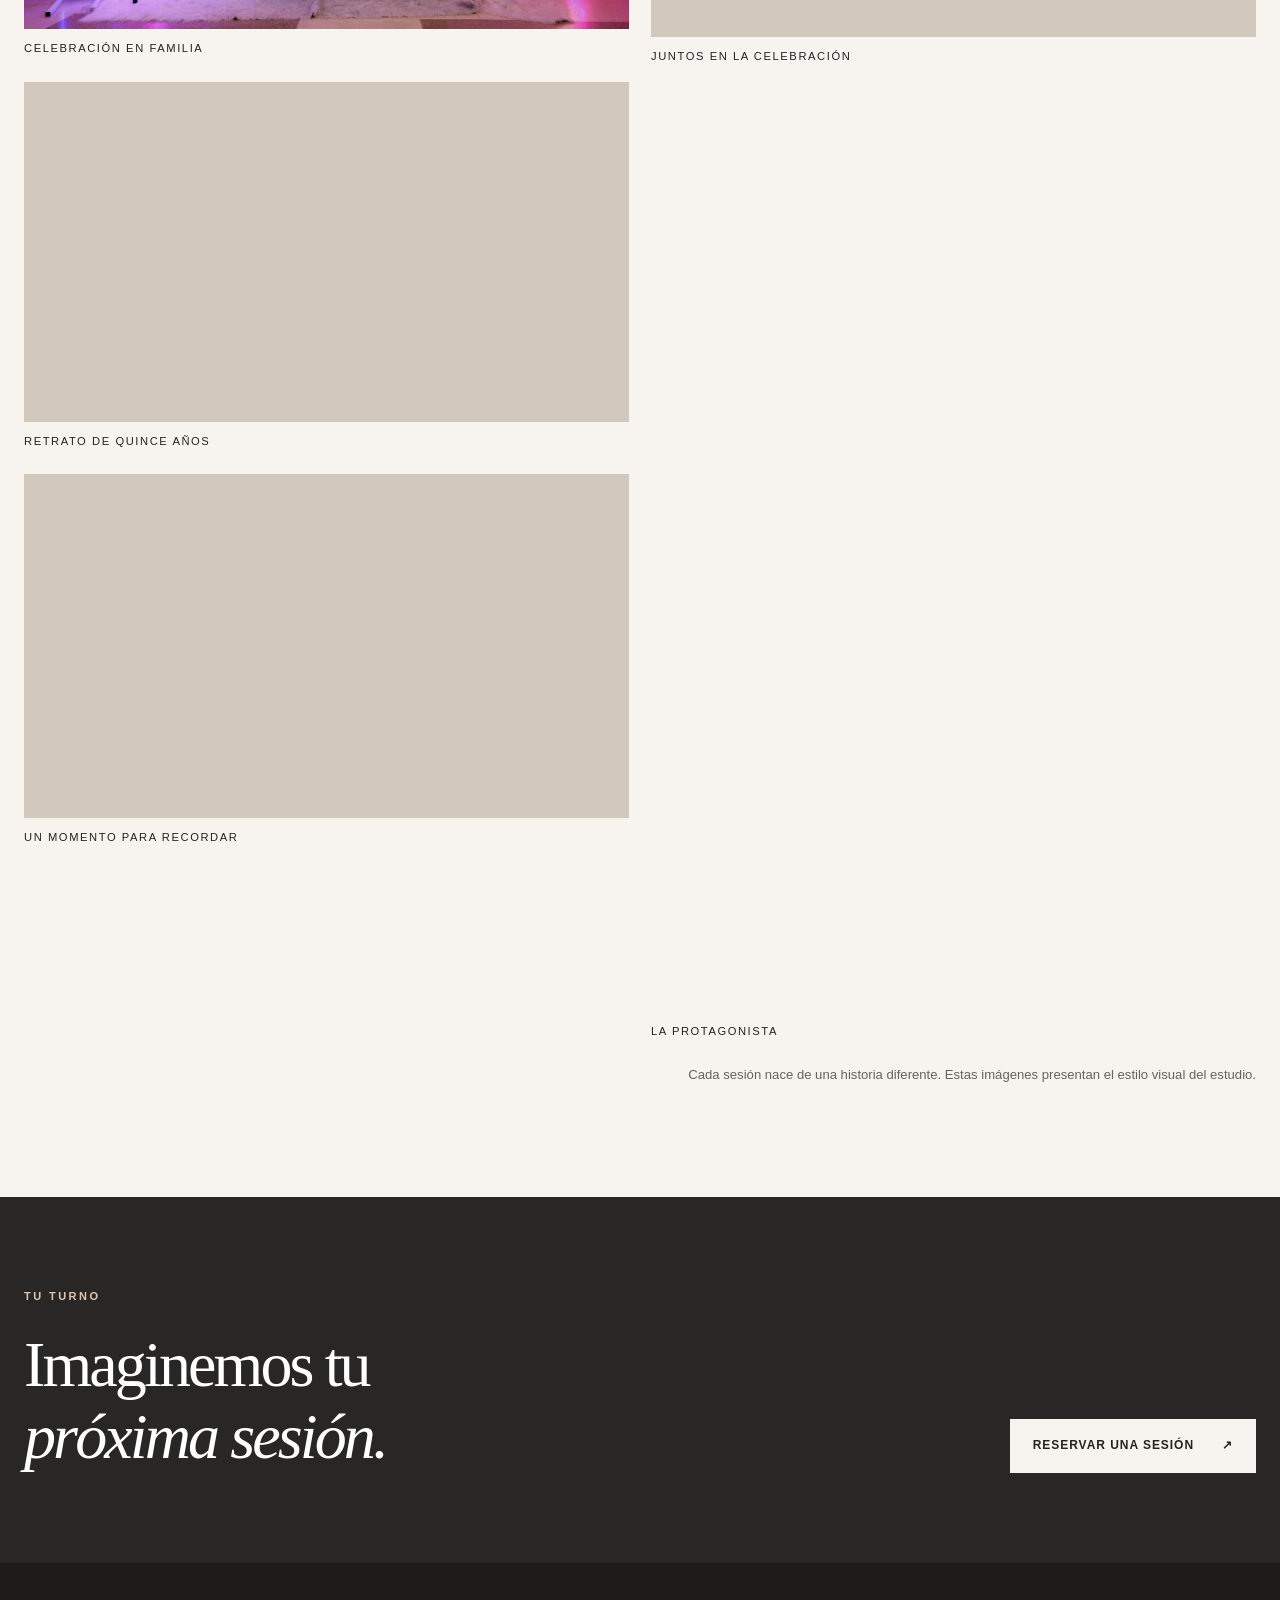
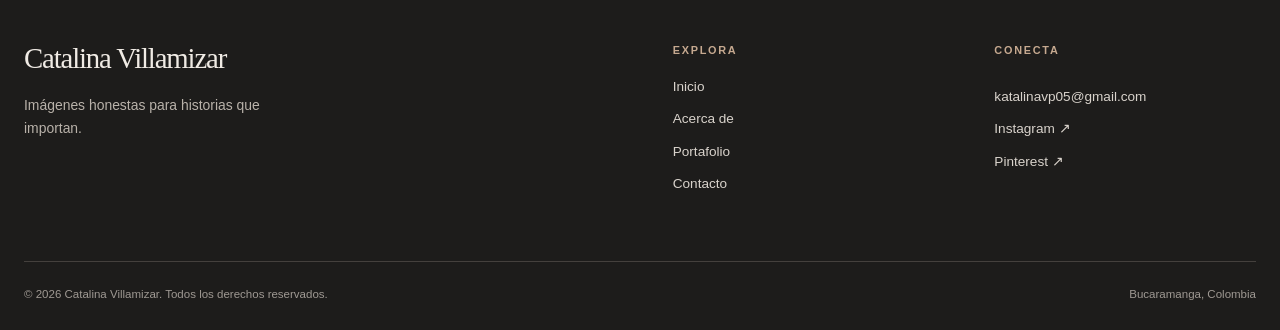
<file: portafolio.html>
<!doctype html>
<html lang="es">
<head><meta charset="utf-8"><meta name="viewport" content="width=device-width, initial-scale=1"><meta name="description" content="Explora el portafolio fotográfico de Catalina Villamizar: retratos, eventos, parejas, familias y fotografía artística."><meta name="theme-color" content="#f7f4ef"><title>Portafolio | Catalina Villamizar Fotografía</title><link rel="stylesheet" href="css/styles.css"><script src="js/main.js" defer></script></head>
<body>
<a class="skip-link" href="#contenido">Saltar al contenido</a><header class="site-header"><div class="container header-inner"><a class="brand" href="index.html" aria-label="Catalina Villamizar, ir al inicio"><span class="brand-name">Catalina Villamizar</span><span class="brand-note">FOTOGRAFÍA</span></a><button class="menu-toggle" type="button" aria-label="Abrir menú" aria-controls="site-nav" aria-expanded="false"><span></span><span></span><span></span></button><nav class="site-nav" id="site-nav" aria-label="Navegación principal"><a href="index.html">Inicio</a><a href="acerca.html">Acerca de</a><a class="active" aria-current="page" href="portafolio.html">Portafolio</a><a href="contacto.html">Contacto</a></nav></div></header>
<main id="contenido"><section class="page-intro portfolio-intro"><div class="container"><p class="eyebrow">PORTAFOLIO</p><h1>Historias contadas<br><em>con luz.</em></h1><p>Una selección de momentos, vínculos e ideas vistos desde mi lente.</p></div></section>
<section class="section portfolio-section"><div class="container"><nav class="category-nav" aria-label="Categorías del portafolio"><a href="#retratos">Retratos</a><a href="#eventos">Eventos</a><a href="#parejas">Parejas</a><a href="#familia">Familia</a><a href="#artistica">Artística</a></nav><div class="portfolio-grid"><article class="portfolio-item" id="retratos"><img src="images/retratos.webp" alt="Retrato artístico de una mujer en estudio con luz lateral" loading="lazy"><div class="portfolio-label"><span>01 / RETRATOS</span><h2>Esencia propia</h2></div></article><article class="portfolio-item" id="eventos"><img src="images/3W3A2987.jpg" alt="Quinceañera durante su entrada a la celebración, entre luces y humo" loading="lazy" decoding="async"><div class="portfolio-label"><span>02 / EVENTOS</span><h2>Instantes vivos</h2></div></article><article class="portfolio-item" id="parejas"><img src="images/parejas.webp" alt="Pareja abrazada en un patio iluminado por el sol" loading="lazy"><div class="portfolio-label"><span>03 / PAREJAS</span><h2>Dos historias, una</h2></div></article><article class="portfolio-item" id="familia"><img src="images/familia.webp" alt="Familia de tres compartiendo un momento cálido en casa" loading="lazy"><div class="portfolio-label"><span>04 / FAMILIA</span><h2>Lo que nos une</h2></div></article><article class="portfolio-item portfolio-wide" id="artistica"><img src="images/artistica.webp" alt="Composición artística de manos con una flor blanca y sombras escultóricas" loading="lazy"><div class="portfolio-label"><span>05 / FOTOGRAFÍA ARTÍSTICA</span><h2>Mirar distinto</h2></div></article></div><section class="event-gallery" aria-labelledby="event-gallery-title"><div class="event-gallery-header"><div><p class="eyebrow">FOTOGRAFÍA DE EVENTOS</p><h2 id="event-gallery-title">Una celebración, muchos instantes.</h2></div><p>Una fiesta de quince años contada a través de sus retratos, abrazos y momentos especiales.</p></div><div class="event-gallery-grid"><figure><div class="event-photo"><img src="images/3W3A2925.jpg" alt="Quinceañera recibiendo el cariño de su familia ante la decoración de su fiesta" loading="lazy" decoding="async"></div><figcaption>Celebración en familia</figcaption></figure><figure><div class="event-photo"><img src="images/3W3A2934.jpg" alt="Retrato de la quinceañera con vestido rosado y corona frente al escenario" loading="lazy" decoding="async"></div><figcaption>Retrato de quince años</figcaption></figure><figure><div class="event-photo"><img src="images/3W3A2989.jpg" alt="Quinceañera sonriendo entre luces y humo durante la fiesta" loading="lazy" decoding="async"></div><figcaption>Un momento para recordar</figcaption></figure><figure><div class="event-photo"><img src="images/3W3A2926.jpg" alt="Retrato familiar durante la celebración de quince años" loading="lazy" decoding="async"></div><figcaption>Juntos en la celebración</figcaption></figure><figure><div class="event-photo"><img src="images/3W3A2939.jpg" alt="Retrato vertical de la quinceañera junto al sillón decorado del evento" loading="lazy" decoding="async"></div><figcaption>La protagonista</figcaption></figure></div></section><p class="portfolio-note">Cada sesión nace de una historia diferente. Estas imágenes presentan el estilo visual del estudio.</p></div></section>
<section class="cta-section"><div class="container cta-inner"><div><p class="eyebrow light">TU TURNO</p><h2>Imaginemos tu<br><em>próxima sesión.</em></h2></div><a class="button button-light" href="contacto.html">Reservar una sesión <span aria-hidden="true">↗</span></a></div></section></main>
<footer class="site-footer"><div class="container footer-top"><div><a class="footer-brand" href="index.html">Catalina Villamizar</a><p>Imágenes honestas para historias que importan.</p></div><div><h2>Explora</h2><nav aria-label="Navegación del pie de página"><a href="index.html">Inicio</a><a href="acerca.html">Acerca de</a><a href="portafolio.html">Portafolio</a><a href="contacto.html">Contacto</a></nav></div><div><h2>Conecta</h2><a href="mailto:katalinavp05@gmail.com">katalinavp05@gmail.com</a><a href="https://www.instagram.com/catalinavillamizarfotografia/" target="_blank" rel="noopener noreferrer" aria-label="Instagram de Catalina Villamizar Fotografía">Instagram ↗</a><a href="https://www.pinterest.com/" target="_blank" rel="noopener noreferrer" aria-label="Pinterest (enlace de demostración)">Pinterest ↗</a></div></div><div class="container footer-bottom"><small>© 2026 Catalina Villamizar. Todos los derechos reservados.</small><small>Bucaramanga, Colombia</small></div></footer>
</body></html>
</file>
<file: css/styles.css>
/* Catalina Villamizar — sitio estático, sin dependencias. */
:root {
  --paper:#f7f4ef;
  --white:#fff;
  --ink:#242321;
  --muted:#66625e;
  --line:#ded8d0;
  --accent:#92765f;
  --dark:#292725;
  --serif:Georgia,'Times New Roman',serif;
  --sans:Arial,Helvetica,sans-serif
}
* {
  box-sizing:border-box
}
html {
  scroll-behavior:smooth
}
body {
  margin:0;
  background:var(--paper);
  color:var(--ink);
  font-family:var(--sans);
  font-size:16px;
  line-height:1.65
}
img {
  max-width:100%;
  display:block
}
a {
  color:inherit;
  text-decoration:none
}
button,input,textarea {
  font:inherit
}
button {
  cursor:pointer
}
h1,h2,h3,p {
  margin-top:0
}
h1,h2,h3 {
  line-height:1.12;
  font-weight:400
}
h1,h2,.footer-brand,.brand-name {
  font-family:var(--serif)
}
h1 em,h2 em {
  font-weight:400
}
h2 {
  font-size:clamp(2.35rem,5vw,4.6rem);
  letter-spacing:-.045em
}
h3 {
  font-size:1.35rem
}
p {
  color:var(--muted)
}
:focus-visible {
  outline:2px solid var(--accent);
  outline-offset:4px
}
.container {
  width:min(100% - 48px,1260px);
  margin-inline:auto
}
.section {
  padding:112px 0
}
.eyebrow {
  font-size:.69rem;
  font-weight:700;
  letter-spacing:.22em;
  color:var(--accent);
  margin-bottom:24px
}
.eyebrow.light {
  color:#e0c6ad
}
.skip-link {
  position:absolute;
  left:16px;
  top:-60px;
  z-index:99;
  background:var(--ink);
  color:white;
  padding:10px 16px
}
.skip-link:focus {
  top:10px
}
.site-header {
  height:86px;
  background:var(--paper);
  position:relative;
  z-index:20;
  border-bottom:1px solid rgba(36,35,33,.08)
}
.header-inner {
  height:100%;
  display:flex;
  align-items:center;
  justify-content:space-between;
  gap:32px
}
.brand {
  display:inline-flex;
  flex-direction:column;
  line-height:1;
  white-space:nowrap
}
.brand-name {
  font-size:1.55rem;
  letter-spacing:-.04em
}
.brand-note {
  font-size:.58rem;
  letter-spacing:.35em;
  margin-top:8px;
  color:var(--accent)
}
.site-nav {
  display:flex;
  align-items:center;
  gap:36px
}
.site-nav a {
  font-size:.8rem;
  letter-spacing:.045em;
  padding:12px 0;
  position:relative
}
.site-nav a::after {
  content:"";
  position:absolute;
  left:0;
  right:100%;
  bottom:5px;
  height:1px;
  background:var(--accent);
  transition:right .25s
}
.site-nav a:hover::after,.site-nav a.active::after {
  right:0
}
.menu-toggle {
  display:none;
  border:0;
  background:none;
  width:42px;
  height:42px;
  padding:8px
}
.menu-toggle span {
  display:block;
  height:1px;
  background:var(--ink);
  margin:6px 0
}
.hero {
  min-height:min(780px,calc(100svh - 86px));
  position:relative;
  background:#665c53;
  display:flex;
  align-items:center;
  overflow:hidden
}
.hero-image,.hero-shade {
  position:absolute;
  inset:0;
  width:100%;
  height:100%
}
.hero-image {
  object-fit:cover;
  object-position:center
}
.hero-shade {
  background:linear-gradient(90deg,rgba(22,20,19,.73),rgba(22,20,19,.25) 66%,rgba(22,20,19,.03))
}
.hero-content {
  z-index:1;
  padding-top:90px;
  padding-bottom:90px;
  color:white
}
.hero h1 {
  font-size:clamp(4.5rem,10vw,10rem);
  letter-spacing:-.07em;
  line-height:.87;
  margin-bottom:36px
}
.hero-content>p:not(.eyebrow) {
  color:#f6f2ec;
  max-width:430px;
  font-size:1.15rem;
  line-height:1.6
}
.hero-index {
  position:absolute;
  right:4%;
  bottom:40px;
  color:#f4ece4;
  font-size:.7rem;
  letter-spacing:.2em
}
.button-row {
  display:flex;
  gap:14px;
  flex-wrap:wrap;
  align-items:center;
  margin-top:34px
}
.button {
  display:inline-flex;
  align-items:center;
  justify-content:center;
  gap:28px;
  min-height:54px;
  padding:14px 22px;
  font-size:.75rem;
  font-weight:700;
  letter-spacing:.08em;
  text-transform:uppercase;
  border:1px solid transparent;
  transition:background .25s,color .25s,transform .25s
}
.button:hover {
  transform:translateY(-3px)
}
.button-light {
  background:var(--paper);
  color:var(--ink)
}
.button-light:hover {
  background:white
}
.button-outline-light {
  border-color:rgba(255,255,255,.8);
  color:white
}
.button-outline-light:hover {
  background:white;
  color:var(--ink)
}
.button-dark {
  background:var(--ink);
  color:white
}
.button-dark:hover {
  background:#514942
}
.text-link {
  display:inline-flex;
  align-items:center;
  gap:20px;
  color:var(--ink);
  border-bottom:1px solid var(--accent);
  padding-bottom:7px;
  font-size:.8rem;
  font-weight:700;
  letter-spacing:.08em;
  text-transform:uppercase;
  transition:gap .25s
}
.text-link:hover {
  gap:27px
}
.intro-section {
  background:var(--paper)
}
.intro-grid {
  display:grid;
  grid-template-columns:1.15fr .85fr;
  gap:12%;
  align-items:end
}
.intro-grid h2 {
  margin:0
}
.intro-copy {
  padding-bottom:8px
}
.intro-copy p {
  font-size:1.1rem;
  line-height:1.85;
  margin-bottom:30px
}
.services-section {
  background:#ece7df
}
.section-heading {
  display:flex;
  justify-content:space-between;
  gap:48px;
  align-items:end;
  margin-bottom:42px
}
.section-heading h2 {
  margin-bottom:0
}
.section-heading>p {
  max-width:330px;
  margin-bottom:5px
}
.service-grid {
  display:grid;
  grid-template-columns:repeat(4,1fr);
  border-top:1px solid #cfc7be
}
.service-card {
  padding:30px 20px 5px 0;
  border-right:1px solid #cfc7be;
  min-height:195px
}
.service-card:not(:first-child) {
  padding-left:25px
}
.service-card:last-child {
  border-right:0
}
.service-card span,.purpose-grid span {
  font-size:.72rem;
  color:var(--accent);
  letter-spacing:.1em
}
.service-card h3 {
  font-family:var(--serif);
  font-size:1.8rem;
  margin:34px 0 8px
}
.service-card p {
  font-size:.9rem
}
.featured-section {
  background:var(--paper)
}
.align-end {
  align-items:end
}
.featured-grid {
  display:grid;
  grid-template-columns:1.1fr .9fr;
  grid-template-rows:300px 300px;
  gap:20px
}
.photo-card {
  position:relative;
  overflow:hidden;
  background:#d8cbbb
}
.photo-card-tall {
  grid-row:span 2
}
.photo-card img {
  width:100%;
  height:100%;
  object-fit:cover;
  transition:transform .5s
}
.photo-card:hover img,.portfolio-item:hover img {
  transform:scale(1.045)
}
.photo-card::after {
  content:"";
  position:absolute;
  inset:40% 0 0;
  background:linear-gradient(transparent,rgba(0,0,0,.48))
}
.photo-card span {
  position:absolute;
  z-index:1;
  color:white;
  left:27px;
  right:27px;
  bottom:24px;
  display:flex;
  justify-content:space-between;
  font-family:var(--serif);
  font-size:1.65rem
}
.photo-card b {
  font-family:var(--sans);
  font-weight:400
}
.why-section {
  background:#e9e1d7
}
.why-section h2 {
  margin-bottom:50px
}
.why-grid {
  display:grid;
  grid-template-columns:repeat(3,1fr);
  gap:40px
}
.why-grid article {
  border-top:1px solid #c7bdb1;
  padding-top:24px
}
.why-number {
  font-size:.73rem;
  letter-spacing:.1em;
  color:var(--accent)
}
.why-grid h3 {
  font-family:var(--serif);
  font-size:1.75rem;
  margin:40px 0 12px
}
.why-grid p {
  max-width:290px
}
.cta-section {
  background:var(--dark);
  color:white;
  padding:90px 0
}
.cta-inner {
  display:flex;
  justify-content:space-between;
  align-items:end;
  gap:40px
}
.cta-inner h2 {
  margin:0
}
.cta-inner .button-row {
  margin:0
}
.cta-inner .button-outline-light {
  white-space:nowrap
}
.page-intro {
  padding:105px 0 90px;
  background:#eee9e1
}
.page-intro h1 {
  font-size:clamp(3.5rem,7.6vw,7.3rem);
  letter-spacing:-.065em;
  margin-bottom:24px
}
.page-intro p:not(.eyebrow) {
  font-size:1.12rem;
  max-width:520px;
  margin:0
}
.about-story {
  background:var(--paper)
}
.about-grid {
  display:grid;
  grid-template-columns:1fr 1fr;
  gap:10%;
  align-items:center
}
.about-image-wrap {
  position:relative
}
.about-image-wrap img {
  width:100%;
  height:680px;
  object-fit:cover
}
.image-caption {
  position:absolute;
  left:-28px;
  bottom:28px;
  background:var(--paper);
  padding:14px 20px;
  font-size:.65rem;
  letter-spacing:.2em
}
.about-copy h2 {
  margin-bottom:28px
}
.about-copy p:not(.eyebrow) {
  font-size:1.04rem;
  line-height:1.85
}
.about-copy .button-row {
  margin-top:32px
}
.purpose-section {
  background:#e9e1d7
}
.purpose-grid {
  display:grid;
  grid-template-columns:repeat(3,1fr);
  gap:36px
}
.purpose-grid article {
  border-top:1px solid #bfb2a3;
  padding-top:22px
}
.purpose-grid h3 {
  font-family:var(--serif);
  font-size:2rem;
  margin:34px 0 14px
}
.purpose-grid p {
  line-height:1.8
}
.approach-section {
  background:var(--paper)
}
.approach-grid {
  display:grid;
  grid-template-columns:.9fr 1.1fr;
  gap:15%
}
.approach-grid>div:first-child>p:not(.eyebrow) {
  max-width:340px;
  margin-bottom:30px
}
.steps article {
  display:grid;
  grid-template-columns:55px 1fr;
  gap:20px;
  border-top:1px solid var(--line);
  padding:26px 0
}
.steps article:last-child {
  border-bottom:1px solid var(--line)
}
.steps span {
  font-size:.72rem;
  color:var(--accent)
}
.steps h3 {
  font-family:var(--serif);
  font-size:1.6rem;
  margin:0 0 8px
}
.steps p {
  margin:0
}
.portfolio-intro {
  background:#eee9e1
}
.portfolio-section {
  background:var(--paper)
}
.category-nav {
  display:flex;
  gap:10px;
  flex-wrap:wrap;
  margin-bottom:34px
}
.category-nav a {
  border:1px solid var(--line);
  padding:9px 17px;
  font-size:.76rem;
  letter-spacing:.05em;
  transition:background .2s,color .2s
}
.category-nav a:hover {
  background:var(--ink);
  color:white
}
.portfolio-grid {
  display:grid;
  grid-template-columns:repeat(2,1fr);
  gap:22px
}
.portfolio-item {
  height:590px;
  position:relative;
  overflow:hidden;
  background:#d2c8bc;
  scroll-margin-top:30px
}
.portfolio-item img {
  width:100%;
  height:100%;
  object-fit:cover;
  transition:transform .5s
}
.portfolio-item::after {
  content:"";
  position:absolute;
  inset:55% 0 0;
  background:linear-gradient(transparent,rgba(0,0,0,.6))
}
.portfolio-label {
  position:absolute;
  z-index:1;
  bottom:30px;
  left:32px;
  color:white
}
.portfolio-label span {
  font-size:.67rem;
  letter-spacing:.2em
}
.portfolio-label h2 {
  font-size:2.5rem;
  margin:12px 0 0
}
.portfolio-wide {
  grid-column:span 2;
  height:540px
}
.portfolio-wide img {
  object-position:center 48%
}
.portfolio-note {
  font-size:.82rem;
  margin:23px 0 0;
  text-align:right
}
.event-gallery {
  margin-top:clamp(70px,9vw,120px)
}
.event-gallery-header {
  display:flex;
  align-items:end;
  justify-content:space-between;
  gap:32px;
  margin-bottom:30px
}
.event-gallery-header h2 {
  font-size:clamp(2.4rem,4.5vw,4.5rem);
  line-height:1.05;
  max-width:700px;
  margin:12px 0 0
}
.event-gallery-header>p {
  max-width:290px;
  line-height:1.65;
  margin:0
}
.event-gallery-grid {
  columns:2;
  column-gap:22px
}
.event-gallery-grid figure {
  break-inside:avoid;
  margin:0 0 24px
}
.event-photo {
  overflow:hidden;
  background:#d2c8bc
}
.event-photo img {
  display:block;
  width:100%;
  height:auto;
  transition:transform .5s
}
.event-gallery-grid figure:hover img {
  transform:scale(1.025)
}
.event-gallery-grid figcaption {
  margin-top:10px;
  font-size:.7rem;
  letter-spacing:.14em;
  text-transform:uppercase
}
@media(max-width:760px) {
  .event-gallery-header {
    display:block
  }
  .event-gallery-header>p {
    margin-top:18px
  }
}
@media(max-width:540px) {
  .event-gallery-grid {
    columns:1
  }
}
.contact-intro {
  background:#eee9e1
}
.contact-section {
  background:var(--paper)
}
.contact-grid {
  display:grid;
  grid-template-columns:.9fr 1.1fr;
  gap:12%
}
.contact-details h2 {
  margin-bottom:24px
}
.contact-details>p:not(.eyebrow):not(.demo-note) {
  max-width:430px;
  line-height:1.8
}
.contact-list {
  margin:43px 0 34px
}
.contact-list>div {
  border-top:1px solid var(--line);
  padding:16px 0;
  display:grid;
  grid-template-columns:105px 1fr;
  gap:20px
}
.contact-list>div:last-child {
  border-bottom:1px solid var(--line)
}
.contact-list span {
  font-size:.65rem;
  letter-spacing:.12em;
  color:var(--accent);
  padding-top:6px
}
.contact-list a,.contact-list p {
  margin:0;
  color:var(--ink)
}
.contact-list a:hover {
  text-decoration:underline
}
.demo-note,.form-disclaimer {
  font-size:.75rem;
  line-height:1.55;
  color:#746d66
}
.demo-note {
  margin-top:28px
}
.form-panel {
  background:#ede7df;
  padding:48px
}
.form-panel h2 {
  font-size:2.7rem;
  margin-bottom:10px
}
.form-panel>p {
  font-size:.88rem;
  margin-bottom:30px
}
.form-row {
  display:grid;
  grid-template-columns:1fr 1fr;
  gap:20px
}
.field {
  margin-bottom:22px
}
.field label {
  display:block;
  font-size:.7rem;
  font-weight:700;
  letter-spacing:.1em;
  text-transform:uppercase;
  margin-bottom:9px
}
.field label span {
  color:#9b533b
}
.field input,.field textarea {
  width:100%;
  border:1px solid #c8bdb0;
  background:#faf8f5;
  color:var(--ink);
  padding:13px 14px;
  border-radius:0;
  outline:0
}
.field input:focus,.field textarea:focus {
  border-color:var(--accent);
  box-shadow:0 0 0 2px rgba(146,118,95,.18)
}
.field textarea {
  resize:vertical;
  min-height:140px
}
.form-submit {
  width:100%
}
.form-feedback {
  margin:15px 0 0;
  color:var(--ink);
  font-size:.88rem
}
.form-feedback:empty {
  display:none
}
.form-disclaimer {
  margin:14px 0 0
}
.contact-closing {
  text-align:center;
  padding:85px 0 105px;
  background:#e9e1d7
}
.contact-closing h2 {
  font-size:clamp(2.2rem,5vw,4rem);
  margin:0
}
.site-footer {
  background:#1d1c1b;
  color:#f0ebe5;
  padding:72px 0 26px
}
.footer-top {
  display:grid;
  grid-template-columns:1.8fr .8fr .8fr;
  gap:60px;
  padding-bottom:65px
}
.footer-brand {
  display:block;
  font-size:1.8rem;
  letter-spacing:-.04em;
  margin-bottom:12px
}
.footer-top p {
  font-size:.87rem;
  color:#b9b2aa;
  max-width:250px
}
.footer-top h2 {
  font-family:var(--sans);
  font-size:.68rem;
  font-weight:700;
  letter-spacing:.16em;
  text-transform:uppercase;
  color:#c6a990;
  margin:9px 0 20px
}
.footer-top nav,.footer-top>div:last-child {
  display:flex;
  flex-direction:column;
  gap:10px
}
.footer-top a:not(.footer-brand) {
  font-size:.85rem;
  color:#d9d3cc
}
.footer-top a {
  overflow-wrap:anywhere
}
.footer-top a:hover {
  color:white;
  text-decoration:underline
}
.footer-bottom {
  border-top:1px solid #44403d;
  padding-top:23px;
  display:flex;
  justify-content:space-between;
  gap:20px
}
.footer-bottom small {
  color:#9f9993;
  font-size:.72rem
}
@media(max-width:900px) {
  .section {
    padding:85px 0
  }
  .service-grid {
    grid-template-columns:repeat(2,1fr)
  }
  .service-card:nth-child(2) {
    border-right:0
  }
  .service-card:nth-child(n+3) {
    border-top:1px solid #cfc7be
  }
  .about-grid,.contact-grid {
    gap:6%
  }
  .about-image-wrap img {
    height:590px
  }
  .portfolio-item {
    height:500px
  }
  .portfolio-wide {
    height:450px
  }
  .footer-top {
    gap:30px
  }

}
@media(max-width:760px) {
  .container {
    width:min(100% - 36px,1260px)
  }
  .site-header {
    height:72px
  }
  .brand-name {
    font-size:1.37rem
  }
  .menu-toggle {
    display:block
  }
  .site-nav {
    position:absolute;
    top:72px;
    left:0;
    right:0;
    display:none;
    background:var(--paper);
    padding:10px 18px 22px;
    box-shadow:0 16px 22px rgba(0,0,0,.08);
    flex-direction:column;
    align-items:stretch;
    gap:0
  }
  .site-nav.is-open {
    display:flex
  }
  .site-nav a {
    padding:13px 0;
    border-bottom:1px solid var(--line)
  }
  .site-nav a::after {
    display:none
  }
  .hero {
    min-height:660px
  }
  .hero-image {
    object-position:59% center
  }
  .hero-shade {
    background:linear-gradient(90deg,rgba(22,20,19,.76),rgba(22,20,19,.28))
  }
  .hero h1 {
    font-size:clamp(4.1rem,15vw,7rem)
  }
  .hero-index {
    display:none
  }
  .intro-grid,.about-grid,.approach-grid,.contact-grid {
    grid-template-columns:1fr;
    gap:40px
  }
  .section-heading {
    display:block
  }
  .section-heading>p {
    margin-top:24px
  }
  .featured-grid {
    grid-template-rows:240px 240px
  }
  .why-grid,.purpose-grid {
    gap:20px
  }
  .cta-inner {
    align-items:start;
    flex-direction:column
  }
  .page-intro {
    padding:75px 0
  }
  .about-image-wrap img {
    height:560px
  }
  .about-copy {
    max-width:600px
  }
  .portfolio-item {
    height:420px
  }
  .portfolio-wide {
    height:400px
  }
  .footer-top {
    grid-template-columns:1.2fr 1fr;
    gap:38px
  }
  .footer-top>div:first-child {
    grid-column:span 2
  }

}
@media(max-width:540px) {
  .section {
    padding:70px 0
  }
  .hero {
    min-height:620px
  }
  .hero-content {
    padding-top:75px;
    padding-bottom:75px
  }
  .hero-content>p:not(.eyebrow) {
    font-size:1rem
  }
  .button-row {
    gap:10px
  }
  .button {
    padding:12px 16px;
    gap:14px
  }
  .intro-copy p {
    font-size:1rem
  }
  .service-grid,.why-grid,.purpose-grid,.portfolio-grid,.form-row {
    grid-template-columns:1fr
  }
  .service-card,.service-card:not(:first-child) {
    border-right:0;
    border-top:1px solid #cfc7be;
    padding:20px 0;
    min-height:0
  }
  .service-card:first-child {
    border-top:0
  }
  .service-card h3 {
    margin:16px 0 6px
  }
  .featured-grid {
    grid-template-columns:1fr;
    grid-template-rows:420px 240px 240px;
    gap:12px
  }
  .photo-card-tall {
    grid-row:auto
  }
  .photo-card span {
    font-size:1.4rem
  }
  .why-grid article {
    padding-top:18px
  }
  .why-grid h3 {
    margin:15px 0 8px
  }
  .page-intro h1 {
    font-size:clamp(3.2rem,12vw,5rem)
  }
  .about-image-wrap img {
    height:460px
  }
  .image-caption {
    left:0
  }
  .portfolio-item,.portfolio-wide {
    height:470px;
    grid-column:auto
  }
  .portfolio-label {
    left:20px;
    bottom:20px
  }
  .portfolio-label h2 {
    font-size:2rem
  }
  .form-panel {
    padding:28px 20px
  }
  .footer-top {
    grid-template-columns:1fr 1fr
  }
  .footer-top>div:first-child {
    grid-column:span 2
  }
  .footer-bottom {
    flex-direction:column;
    gap:3px
  }

}
@media(prefers-reduced-motion:reduce) {
  html {
    scroll-behavior:auto
  }
  *,*::before,*::after {
    transition-duration:.01ms!important;
    animation-duration:.01ms!important
  }

}
</file>
